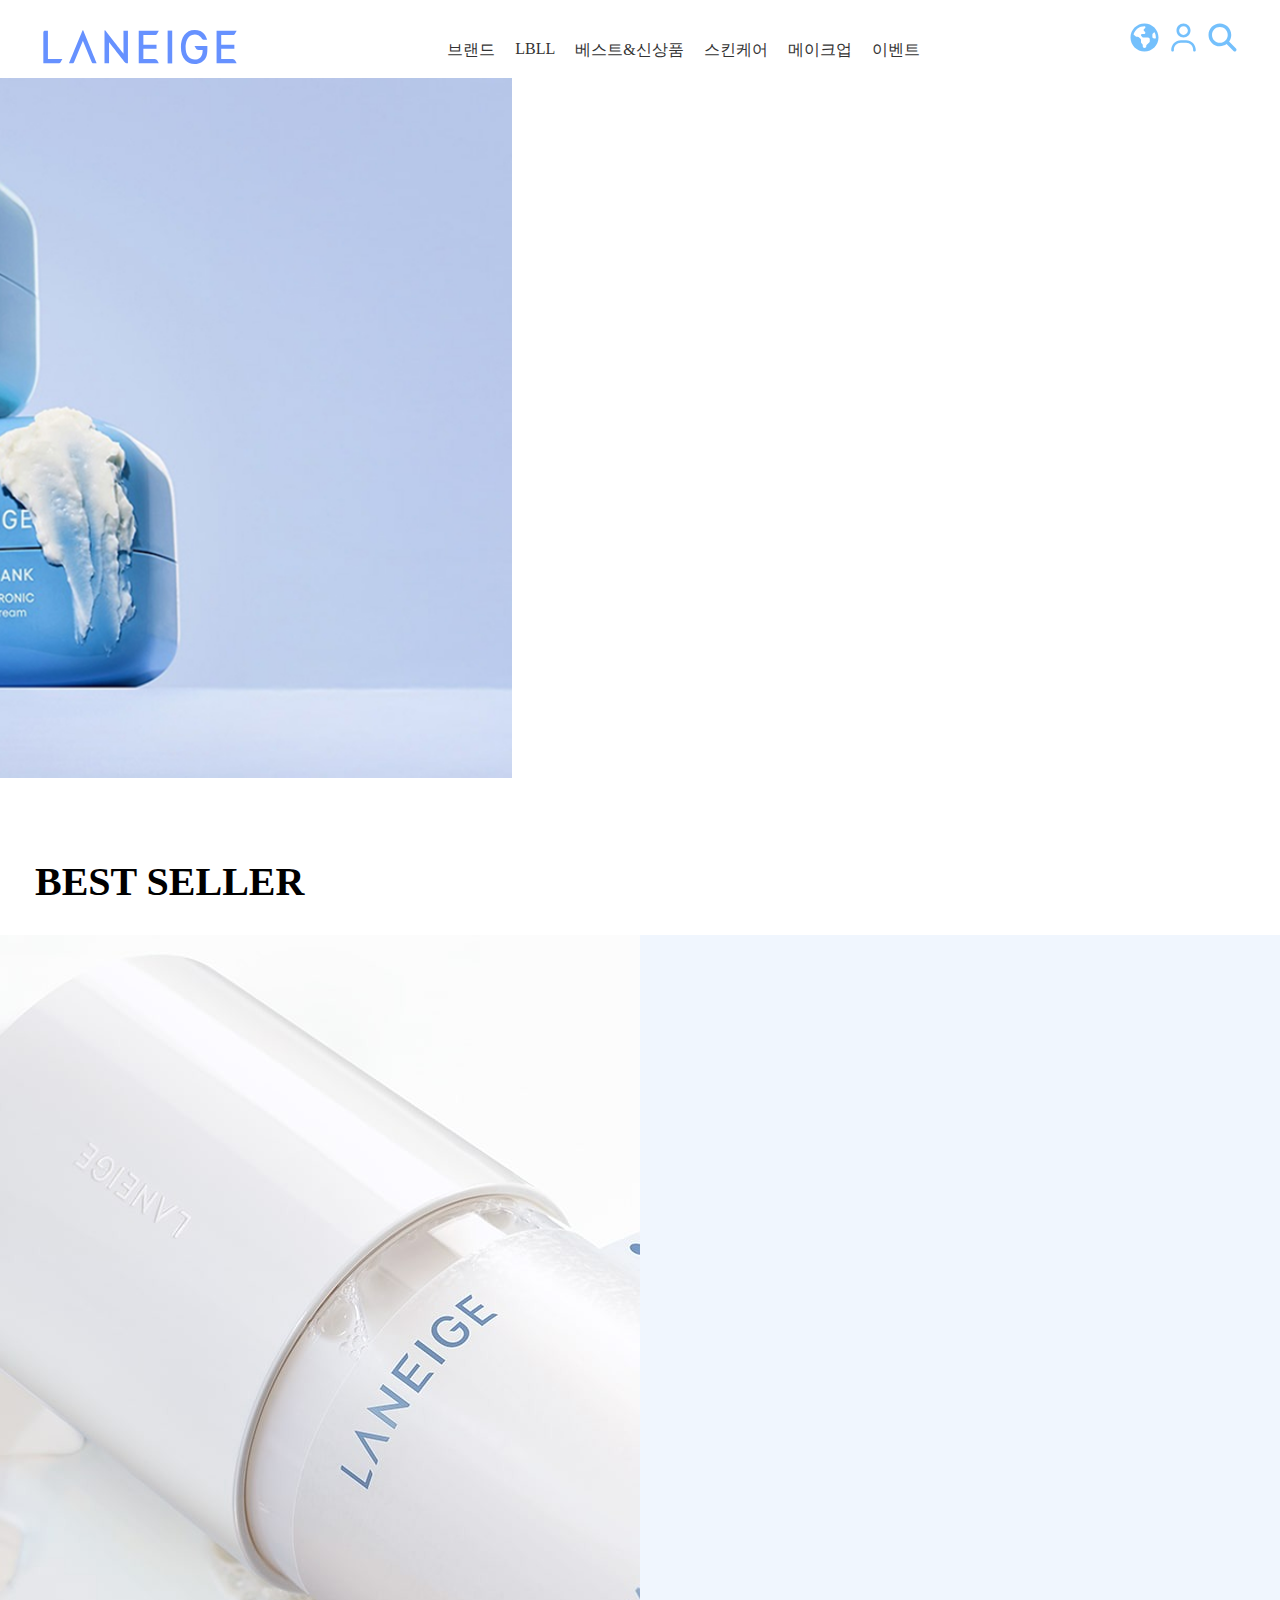
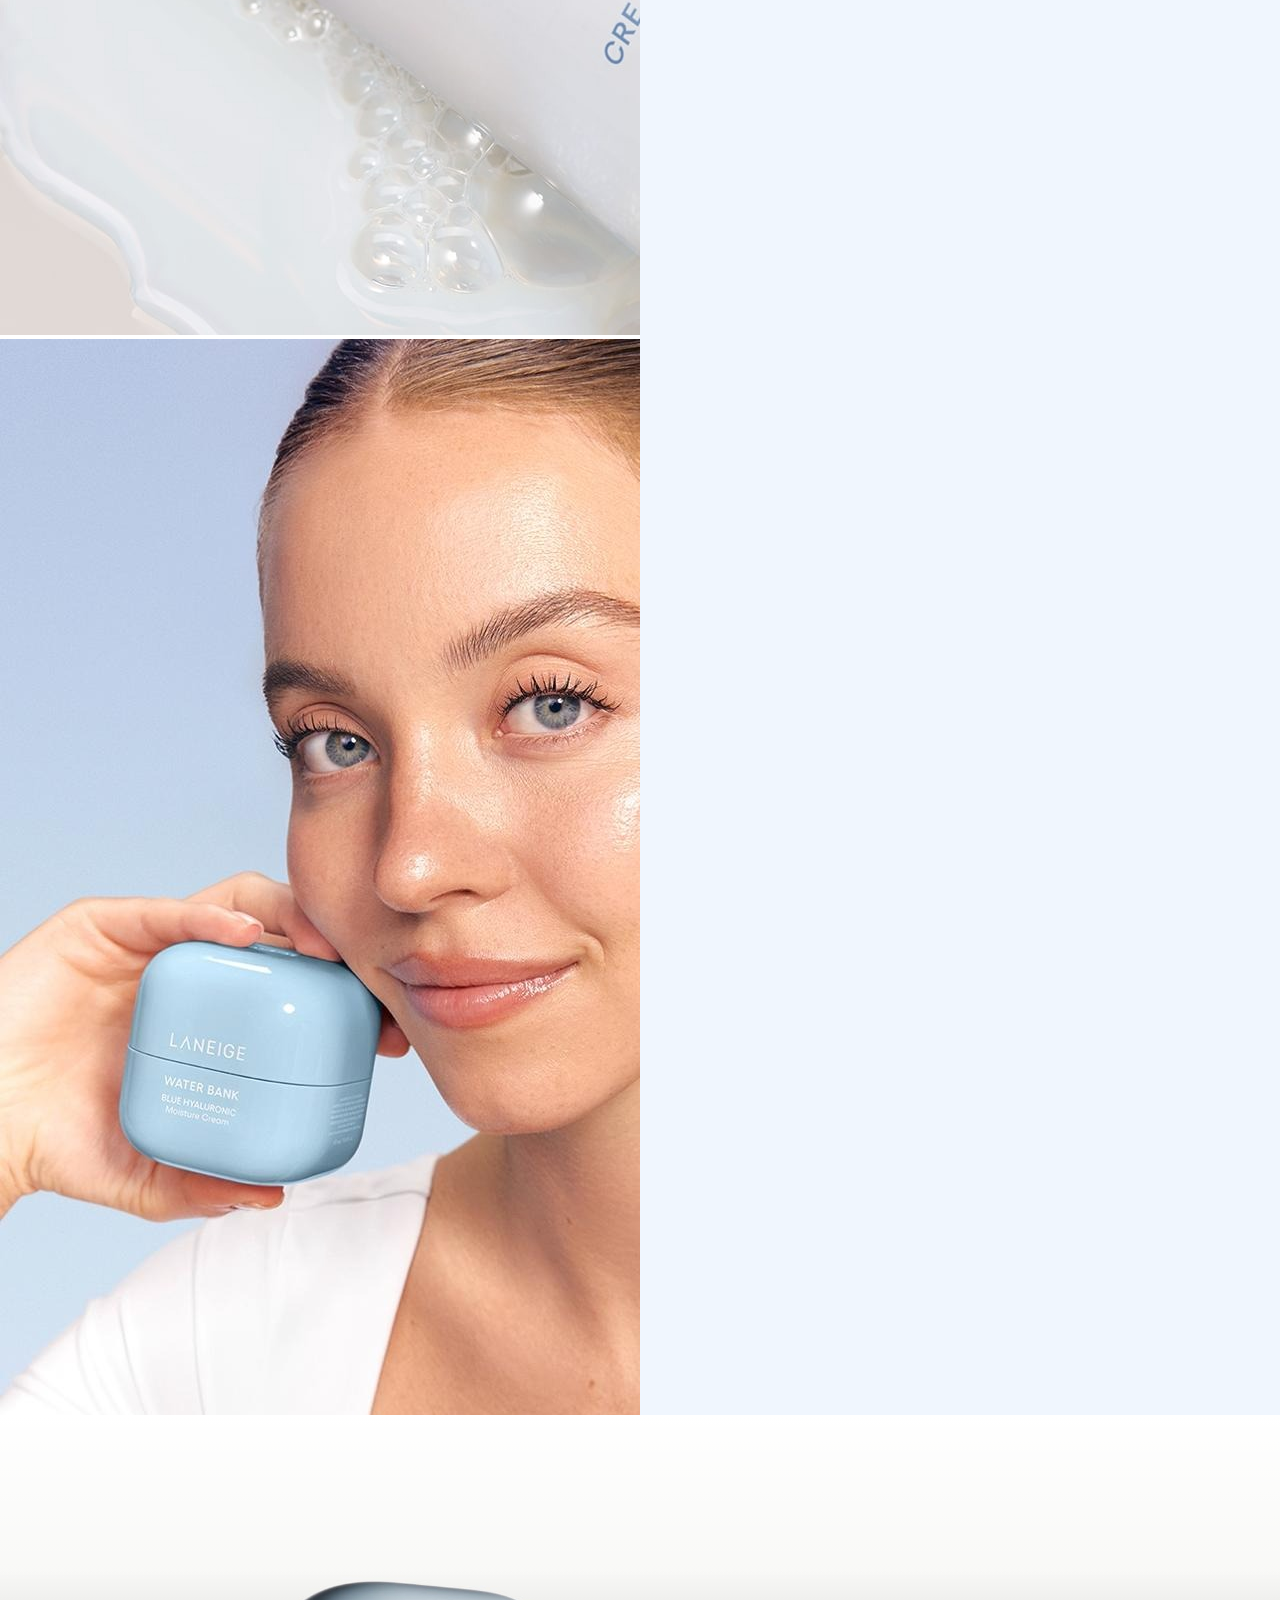
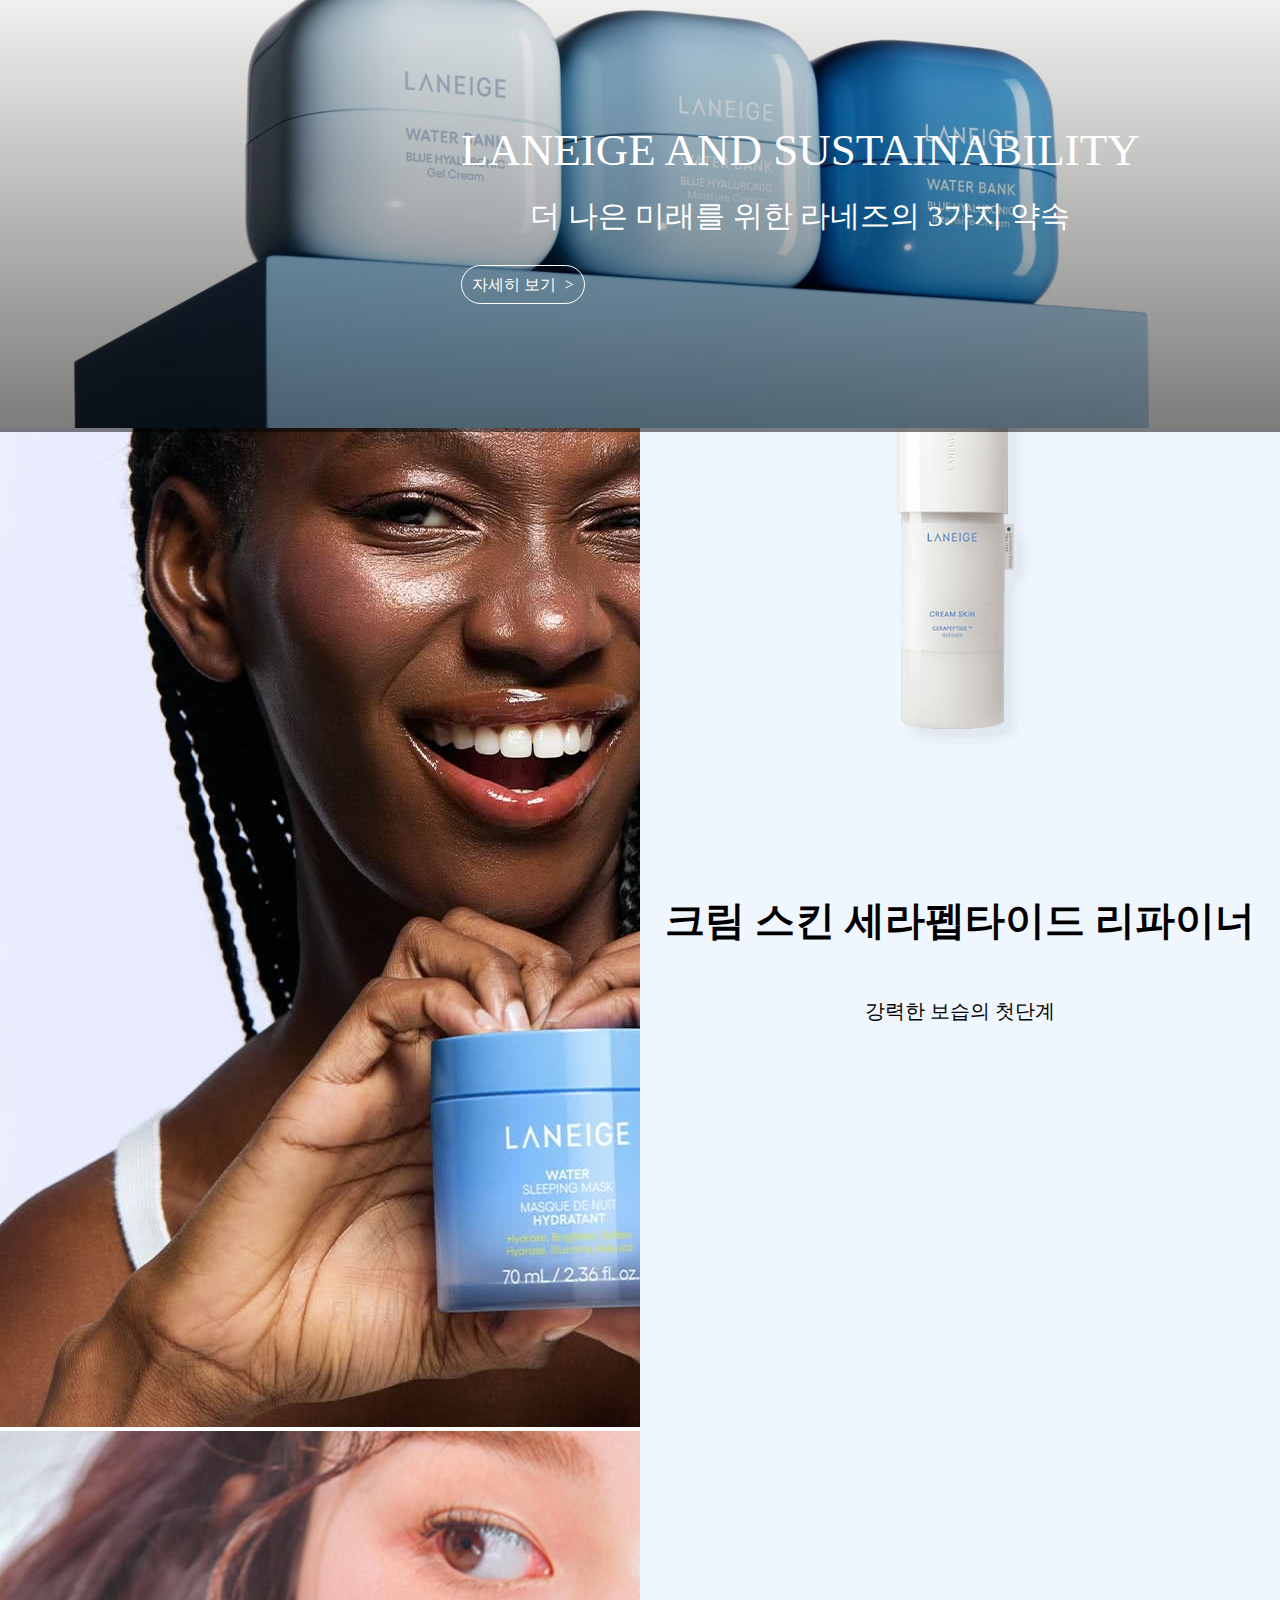
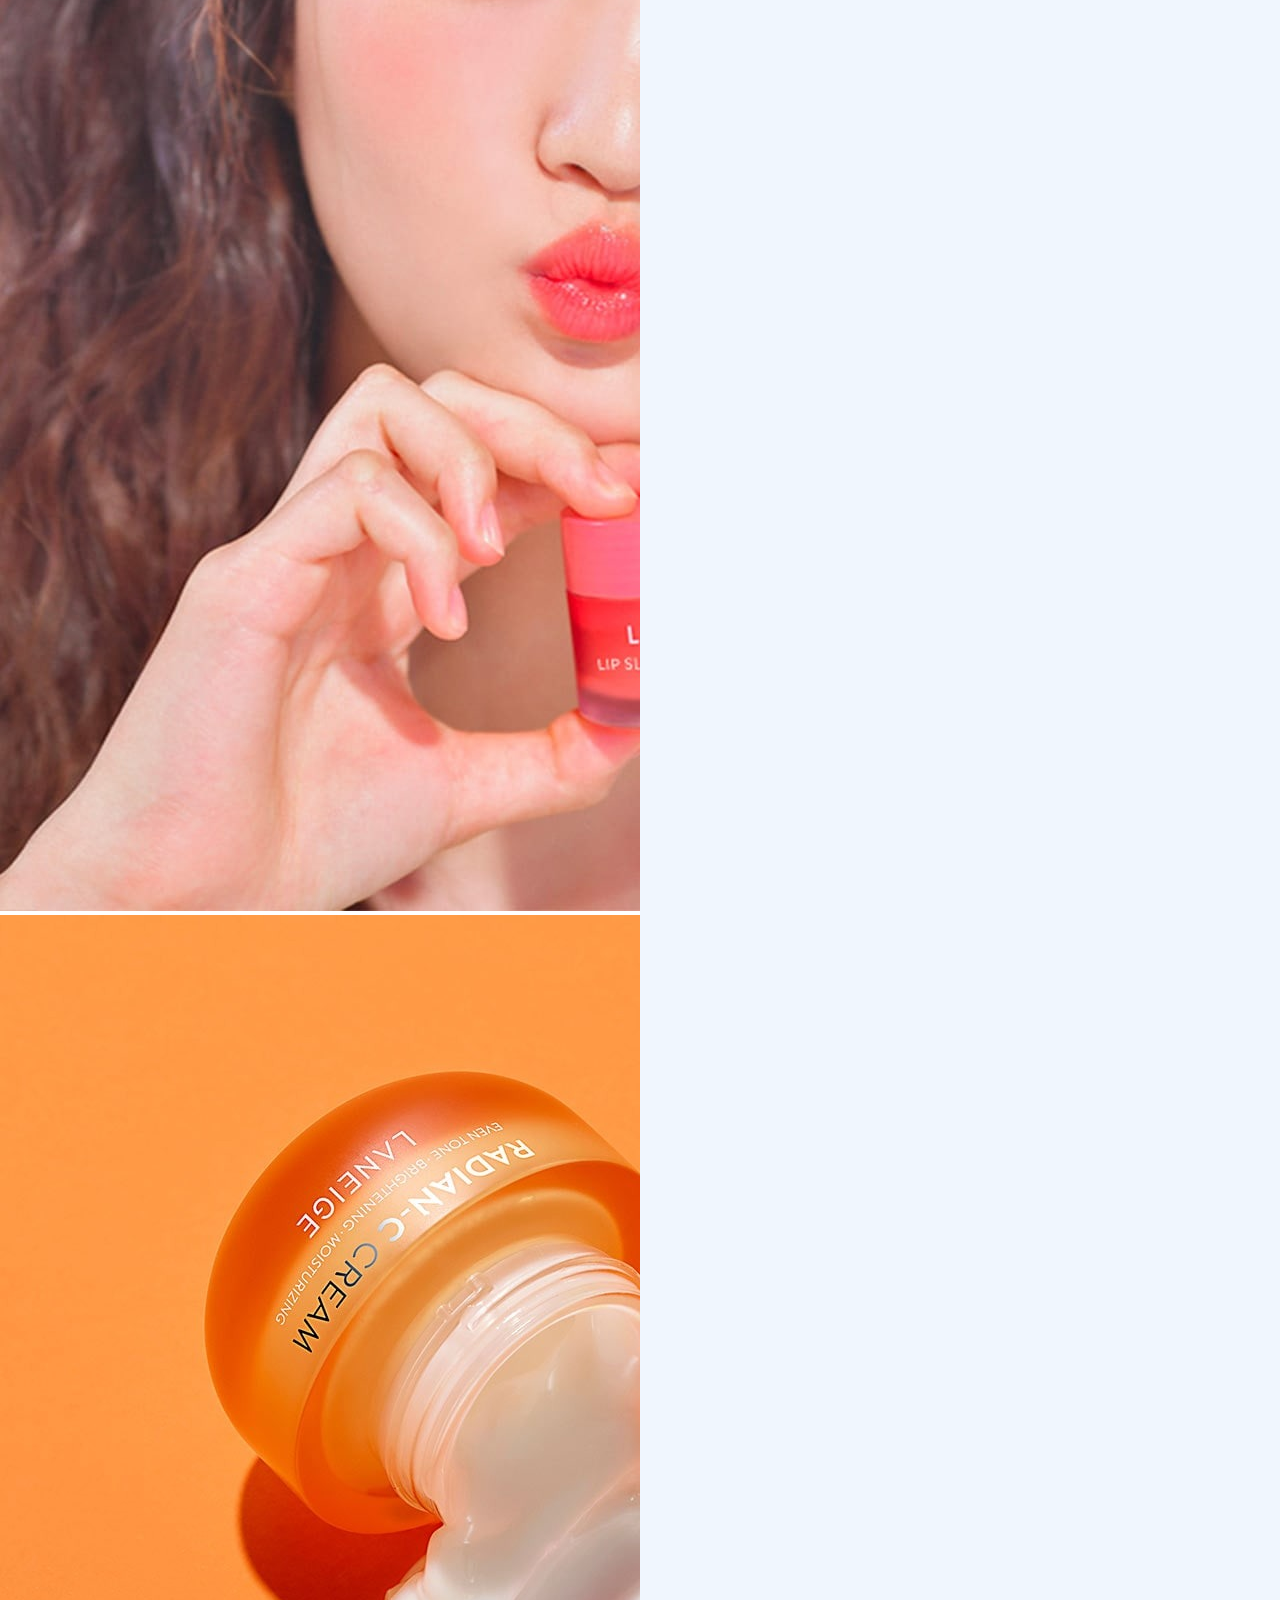
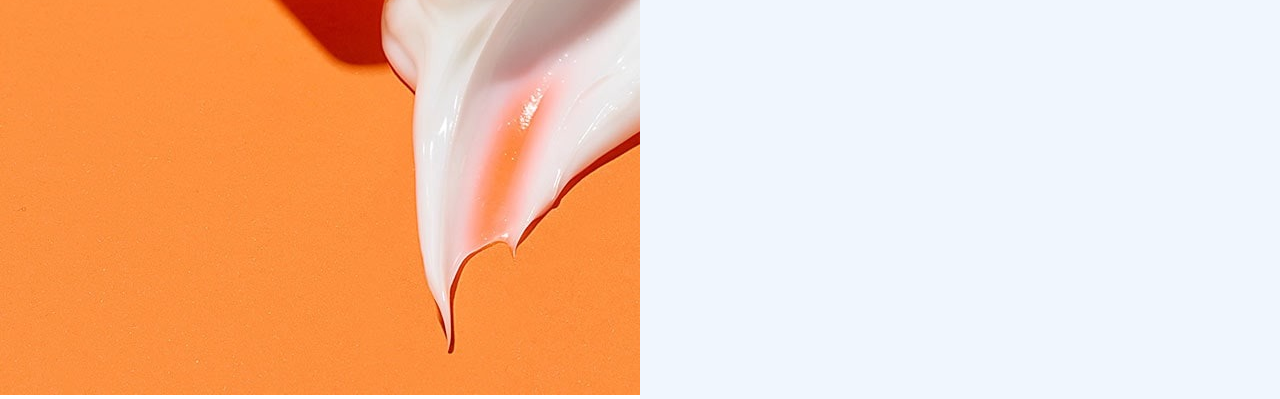
<file: index.html>
<!DOCTYPE html>
<html lang="ko">
<head>
    <meta charset="UTF-8">
    <meta name="viewport" content="width=device-width, initial-scale=1">
    <title>라네즈</title>
    <link rel="stylesheet" href="css/style.css">
    <script src="js/jquery-3.7.1.js"></script>
</head>
<body>
    <div class="wrap">
        <header>
            <a href="index.html">
                <img src="images/imgi_1_laneige_logo_kr_240118.svg" alt="로고">
            </a>
            <nav>
                <ul class="gnb">
                    <li class="has-mega">
                        <a href="#">브랜드</a>
                        <div class="mega mega-skincare">
                            <div class="mega_inner">
                                <div class="mega_col">
                                    <ul class="mega_links">
                                    <li><a href="#">브랜드 스토리</a></li>
                                    <li><a href="#">브랜드 캐릭터</a></li>
                                    <li><a href="#">지속가능성</a></li>
                                    <li><a href="#">미츠아트</a></li>
                                    </ul>
                                </div>
                            </div>
                        </div>
                    </li>
                    <li class="has-mega">
                    <a href="#">LBLL</a>
                    <div class="mega mega-skincare">
                        <div class="mega_inner">
                            <div class="mega_col">
                                <ul class="mega_links">
                                <li><a href="#">소개</a></li>
                                <li><a href="#">연구</a></li>
                                </ul>
                            </div>
                        </div>
                    </div>
                    </li>
                    <li class="has-mega">
                    <a href="#">베스트&신상품</a>
                    <div class="mega mega-skincare">
                        <div class="mega_inner">
                            <div class="mega_col">
                                <ul class="mega_links">
                                <li><a href="#">신상품</a></li>
                                <li><a href="#">어워드 위너</a></li>
                                <li><a href="#">베스트셀러</a></li>
                                </ul>
                            </div>
                        </div>
                    </div>
                    </li>
                    <li class="has-mega">
                    <a href="#">스킨케어</a>
                    <div class="mega mega-skincare">
                        <div class="mega_inner mega_links_repeat3">
                        <!-- 컬럼 1: 유형별 -->
                        <div class="mega_col">
                            <h4 class="mega_title">유형별</h4>
                            <ul class="mega_links_meun">
                            <li><a href="#">전체보기</a></li>
                            <li><a href="#">클렌징</a></li>
                            <li><a href="#">스킨/미스트</a></li>
                            <li><a href="#">로션/에멀전</a></li>
                            <li><a href="#">세럼/에센스</a></li>
                            <li><a href="#">젤/크림</a></li>
                            <li><a href="#">마스크/팩</a></li>
                            <li><a href="#">아이케어</a></li>
                            <li><a href="#">선케어</a></li>
                            <li><a href="#">립케어</a></li>
                            </ul>
                        </div>

                        <!-- 컬럼 2: 고민별 -->
                        <div class="mega_col">
                            <h4 class="mega_title">고민별</h4>
                            <ul class="mega_links_meun">
                            <li><a href="#">전체보기</a></li>
                            <li><a href="#">수분/보습</a></li>
                            <li><a href="#">민감/진정</a></li>
                            <li><a href="#">브라이트닝</a></li>
                            <li><a href="#">안티에이징</a></li>
                            <li><a href="#">피지/모공</a></li>
                            <li><a href="#">자외선차단</a></li>
                            </ul>
                        </div>

                        <!-- 컬럼 3: 라인별 -->
                        <div class="mega_col">
                            <h4 class="mega_title">라인별</h4>
                            <ul class="mega_links_meun">
                            <li><a href="#">전체보기</a></li>
                            <li><a href="#">바운시 앤 펌</a></li>
                            <li><a href="#">래디언C</a></li>
                            <li><a href="#">워터뱅크 블루 히알루로닉</a></li>
                            <li><a href="#">퍼펙트리뉴</a></li>
                            <li><a href="#">슬리핑케어</a></li>
                            <li><a href="#">크림스킨</a></li>
                            <li><a href="#">옴므</a></li>
                            <li><a href="#">기타</a></li>
                            </ul>
                        </div>
                        </div>
                    </div>
                    </li>
                    <li class="has-mega">
                    <a href="#">메이크업</a>
                    <div class="mega mega-skincare">
                        <div class="mega_inner mega_links_repeat2">
                            <!-- 컬럼 1: 페이스 -->
                            <div class="mega_col meun4">
                                <h4 class="mega_title">페이스</h4>
                                <ul class="mega_links_meun">
                                <li><a href="#">전체보기</a></li>
                                <li><a href="#">프라이머/메이크업베이스</a></li>
                                <li><a href="#">파운데이션/컨실러</a></li>
                                <li><a href="#">쿠션</a></li>
                                <li><a href="#">파우더/팩트</a></li>
                                <li><a href="#">미용소품</a></li>
                                 </ul>
                            </div>

                                <!-- 컬럼 2: 립 -->
                             <div class="mega_col">
                                <h4 class="mega_title">립</h4>
                                <ul class="mega_links_meun">
                                <li><a href="#">전체보기</a></li>
                                <li><a href="#">립밤</a></li>
                                </ul>
                            </div>
                        </div>
                    </div>
                    </li>
                    <li>
                        <a href="#">이벤트</a>
                    </li>
                </ul>
                
            </nav>
            <div class="icon">
                    <a href="#"><img src="images/earth-americas-solid-full.svg" alt="언어 아이콘"></a>
                    <a href="#"><img src="images/user-regular-full.svg" alt="마이페이지"></a>
                    <a href="#"><img src="images/magnifying-glass-solid-full.svg" alt="검색"></a>
                </div>
        </header>
        <main>
            <section class="slide">
                <h2 class="hide">슬라이드</h2>
                <div class="frame">
                    <div class="imgbox">
                        <img src="images/img1.jpg" alt="이미지1">
                        <img src="images/img2.jpg" alt="이미지2">
                        <img src="images/img3.jpg" alt="이미지3">
                    </div>
                </div>
            </section>

            <section class="best-set">
                <h2>BEST SELLER</h2>
                <div class="best-set-group">
                    <div class="best-img">
                        <div class="best-group">
                            <div>
                                <img src="images/imgi_14_241008_final_KR_cream_skin_bestseller-kv_960x1000.jpg" alt="이미지">
                            </div>
                            <div>
                                <img src="images/imgi_15_250430_final_KR_WATER-BANK_main_bestseller_BN_1.jpg" alt="이미지">
                            </div>
                            <div>
                                <img src="images/imgi_3_230428_neo-cushion_gnb_banner_pc.jpg" alt="이미지">
                            </div>
                            <div>
                                <img src="images/imgi_17_main_bestseller_WSM-Banner01_kr_250715.jpg" alt="이미지">
                            </div>
                            <div>
                                <img src="images/imgi_18_LNG_03Best_banner_PC04_1_1.jpg" alt="이미지">
                            </div>
                            <div>
                                <img src="images/imgi_13_240618_final_KR_RADIAN-C-CREAM_main_bestseller_banner.jpg" alt="이미지">
                            </div>
                        </div>
                    </div>
                    <div class="best-img2">
                        <div class="group">
                            <div class="cor-box-size cor-box1-color">
                                <img src="images/imgi_20_241008_final_KR_Cream_Skin_bestseller-kv_500x600.png" alt="이미지">
                                <p class="text">크림 스킨 세라펩타이드 리파이너 </p>
                                <p>강력한 보습의 첫단계</p>
                            </div>
                            <div class="cor-box-size cor-box2-color">
                                <img src="images/imgi_21_20230100_final_KR_WATER-BANK_main_bestsellerPD_1.png" alt="이미지">
                                <p class="text">워터뱅크 블루 히알루로닉 크림</p>
                                <p>내 피부에 타입과 컨디션에 맞춰진, <br>더 강력해진 장벽크림</p>
                            </div>
                            <div class="cor-box-size cor-box3-color">
                                <img src="images/imgi_22_230426_final_LNG_KR_NEO_main_BestPD.png" alt="이미지">
                                <p class="text">네오 쿠션 매트</p>
                                <p>Light FIT,LIght ON <br> 더욱 완벽해져 돌아온 NEW VEO</p>
                            </div>
                            <div class="cor-box-size cor-box4-color">
                                <img src="images/imgi_23_250715_final_KR_main_bestseller_WSM-Banner02_kr_250715.png" alt="이미지">
                                <p class="text">워터 슬리핑 마스크</p>
                                <p>낮동안 흐트러진 피부 리듬을 되찾고 <br> 맑고 투명한 피부로 가꿔주는 수분 마스크</p>
                            </div>
                            <div class="cor-box-size cor-box5-color">
                                <img src="images/imgi_24_LNG_03Best_Product_image04_2.png" alt="이미지">
                                <p class="text">립 슬리핑 마스크 EX</p>
                                <p>입술 각질을 녹여주고,매끈 탱탱한 입술로 <br> 가꿔주는 립 슬리핑 마스크</p>
                            </div>
                            <div class="cor-box-size cor-box6-color">
                                <img src="images/imgi_17_LNG_03Best_Product_image05_2.png" alt="이미지">
                                <p class="text">레디언-C크림</p>
                                <p>초강력 톤업부스터의 힘으로 <br> 피부코어부터 맑아지는 비타민 크림</p>
                            </div>
                        </div>
                    </div>
                </div>
            </section>

            
            <section class="new-set">
                <h2>NEW ARRIVALS</h2>
                <div class="new-group">
                <div class="new-box box-mar">
                    <img src="images/imgi_21_250519_final_KR_PRN_AWO_PRODUCT_SERUM_main_BN_420x600.jpg" alt="이미지">
                    <p>퍼펙트 리뉴 쓰리엑스 시그니쳐 <br>세럼 어드밴스드 </p>
                    <p class="new-text">PERFECT RENEW 3X SIGNATURE SERUM</p>
                    <span>#안티에이징세럼</span> <span>#NEW트리플샷세럼</span>
                </div>
                <div class="new-box">
                    <img src="images/imgi_22_241008_final_KR_bouncy_firm_lip_treatment_600x400.jpg" alt="이미지">
                    <p>바운시 앤 펌 립 트리트먼트</p>
                    <p class="new-text">BOUNCY & FIRM LIP TREATMENT</p>
                    <span>#퍼밍 립</span> <span>#립 트리트먼트</span>
                </div>
                <div class="new-box">
                    <img src="images/imgi_23_241008_final_KR_bouncy_firm_eye_sleeping_mask_420x600_01.jpg" alt="이미지">
                    <p>바운시 앤 펌 아이 슬리핑 마스크</p>
                    <p class="new-text">BOUNCY & FIRM EYE SLEEPING MASK</p>
                    <span>#즉각쿨링</span> <span>#저자극마스크</span>
                </div>
                <div class="new-box">
                    <img src="images/imgi_24_bouncy_firm_sleeping_mask_main_NewArrivals_600x400_1.jpg" alt="이미지">
                    <p>바운시 앤 펌 슬리핑 마스크</p>
                    <p class="new-text">BOUNCY & FIRM SLEEPING MASK</p>
                    <span>#탱탱결광</span> <span>#퍼밍슬리핑마스크</span>
                </div>
                <div class="new-box">
                    <img src="images/imgi_25_241008_final_KR_neo_powder_420x600.jpg" alt="이미지">
                    <p>네오 에센셜 블러링 피니시 파우더</p>
                    <p class="new-text">NEO ESSENTAL BURRING FINISH POWDER</p>
                    <span>#보습파우더</span> <span>#가루날림ZERO</span>
                </div>
                <div class="new-box">
                    <img src="images/imgi_30_20230100_final_KR_WATER-BANK_main_NewArrivals_CREAM.jpg" alt="이미지">
                    <p>워터뱅크 블루 히알루로닉 모이스춰 크림</p>
                    <p class="new-text">WATER BANK BLUE HYALURONIC MOISTURE CREAM</p>
                    <span>#탄탄장벽</span> <span>#맑은피부광</span>
                </div>
                <div class="new-box">
                    <img src="images/imgi_31_20230100_final_KR_WATER-BANK_main_NewArrivals_inten.jpg" alt="이미지">
                    <p>워터뱅크 블루 히알루로닉 인텐시브 크림</p>
                    <p class="new-text">WATER BANK BLUE HYALURONIC INTENSIVE</p>
                    <span>#장벽리페어</span> <span>#붉은기개선</span>
                </div>
                <div class="new-box">
                    <img src="images/imgi_32_20230100_final_KR_WATER-BANK_main_NewArrivals_gel.jpg" alt="이미지">
                    <p>워터뱅크 블루 히알루로닉 젤 크림</p>
                    <p class="new-text">WATER BANK BLUE HYALURONIC GEL CREAM</p>
                    <span>#유수분밸런스</span> <span>#수딩젤크림</span>
                </div>
                </div>
            </section>

            <section class="branding-slide">
                <h2 class="hide">브랜드 슬라이드</h2>
                <div class="branding-box">
                    <img src="images/imgi_33_250113_final_KR_Sustainability_main_BN_PC.jpg" alt="이미지">
                    <div class="text-post">
                        <P class="text-post-title">LANEIGE AND SUSTAINABILITY</P>
                        <p class="text-post-sub">더 나은 미래를 위한 라네즈의 3가지 약속</p><br>
                        <a href="#" class="text-post-link">자세히 보기 <span>&gt;</span></a>
                    </div>
                </div>
                <div class="branding-box">
                    <img src="images/imgi_31_LNG_05Branded_banner_PC02.jpg" alt="이미지">
                    <div class="text-post">
                        <P class="text-post-title">BESPOKE NEO</P>
                        <p class="text-post-sub">UPYO150 SHADES,<br>내 피부톤에 최적화된 컬러를 찾아보세요!</p><br>
                        <a href="#" class="text-post-link">자세히 보기 <span>&gt;</span></a>
                    </div>
                </div>
                <div class="branding-box">
                    <img src="images/imgi_32_LNG_05Branded_banner_PC03.jpg" alt="이미지">
                    <div class="text-post">
                        <P class="text-post-title">LANWIGE MEETS ARTS</P>
                        <p class="text-post-sub">라네즈가 선보이는 아트 프로젝트를 통해 <br>삶에 즐거운 변화를 느껴보세요</p><br>
                        <a href="#" class="text-post-link">자세히 보기 <span>&gt;</span></a>
                    </div>
                </div>
                <div class="branding-box">
                    <img src="images/imgi_29_LNG_05Branded_banner_PC04.jpg" alt="이미지">
                    <div class="text-post">
                        <P class="text-post-title">LANEIGE BEAUTY & LIFE LAB</P>
                        <p class="text-post-sub">다양한 분야의 전문가가 모여 건강한 아름다움과<br>새롭고 즐거운 뷰티 경험을 만들어 나갑니다.</p><br>
                        <a href="#" class="text-post-link">자세히 보기 <span>&gt;</span></a>
                    </div>
                </div>
            </section>
        </main>
        <footer class="site-footer">
            <div class="footer-container">
                <!-- 상단: 링크 / SNS + 언어 -->
                <div class="footer-top">
                <nav aria-label="푸터 링크">
                    <ul class="footer-links">
                    <li><a href="#">회사소개</a></li>
                    <li><a href="#">서비스이용약관</a></li>
                    <li><a href="#">개인정보처리방침</a></li>
                    <li><a href="#">영상정보처리방침</a></li>
                    <li><a href="#">뷰티포인트</a></li>
                    <li><a href="#">사이트맵</a></li>
                    <li><a href="#">공지사항</a></li>
                    </ul>
                </nav>

                <div class="footer-cta">
                    <ul class="social-list">
                    <!-- 아이콘 이미지 -->
                    <li><a href="#" aria-label="Instagram"><img src="images/imgi_4_sns_instagram_renew.png" alt="인스타"></a></li>
                    <li><a href="#" aria-label="Facebook"><img src="images/imgi_5_sns_facebook_renew.png"  alt="페이스븍"></a></li>
                    <li><a href="#" aria-label="YouTube"><img src="images/imgi_6_sns_youtube_renew.png"   alt="유튜브"></a></li>
                    <li><a href="#" aria-label="TikTok"><img src="images/imgi_7_sns_tiktok_renew.png"     alt="틱톡"></a></li>
                    </ul>

                </div>
                </div>

                <!-- 하단: 고객센터 + 인증마크 -->
                <div class="footer-bottom">
                <div class="cs">
                    <div class="cs-text">
                    고객상담실(수신자요금부담) 080-023-5454
                    <span class="divider" aria-hidden="true">|</span>
                    운영시간 : 월~금 09:00 ~ 18:00
                    </div><span class="divider" aria-hidden="true">|</span>
                    <img class="wa-badge" src="images/imgi_35_wa-mark_250310.png" alt="웹 접근성 품질인증 마크">
                </div>
                

                <label class="lang-select">
                    <span class="sr-only">언어 선택</span>
                    <select>
                        <option selected>한국/한국어</option>
                        <option>Global/English</option>
                        <option>日本/日本語</option>
                        <option>中國/中文</option>
                    </select>
                </label>
                </div>

                

                <!-- 저작권 -->
                <p class="copyright">© AMOREPACIFIC CORPORATION. ALL RIGHTS RESERVED.</p>
            </div>
        </footer>

    </div>





    <script src="js/script.js"></script>
</body>
</html>
</file>
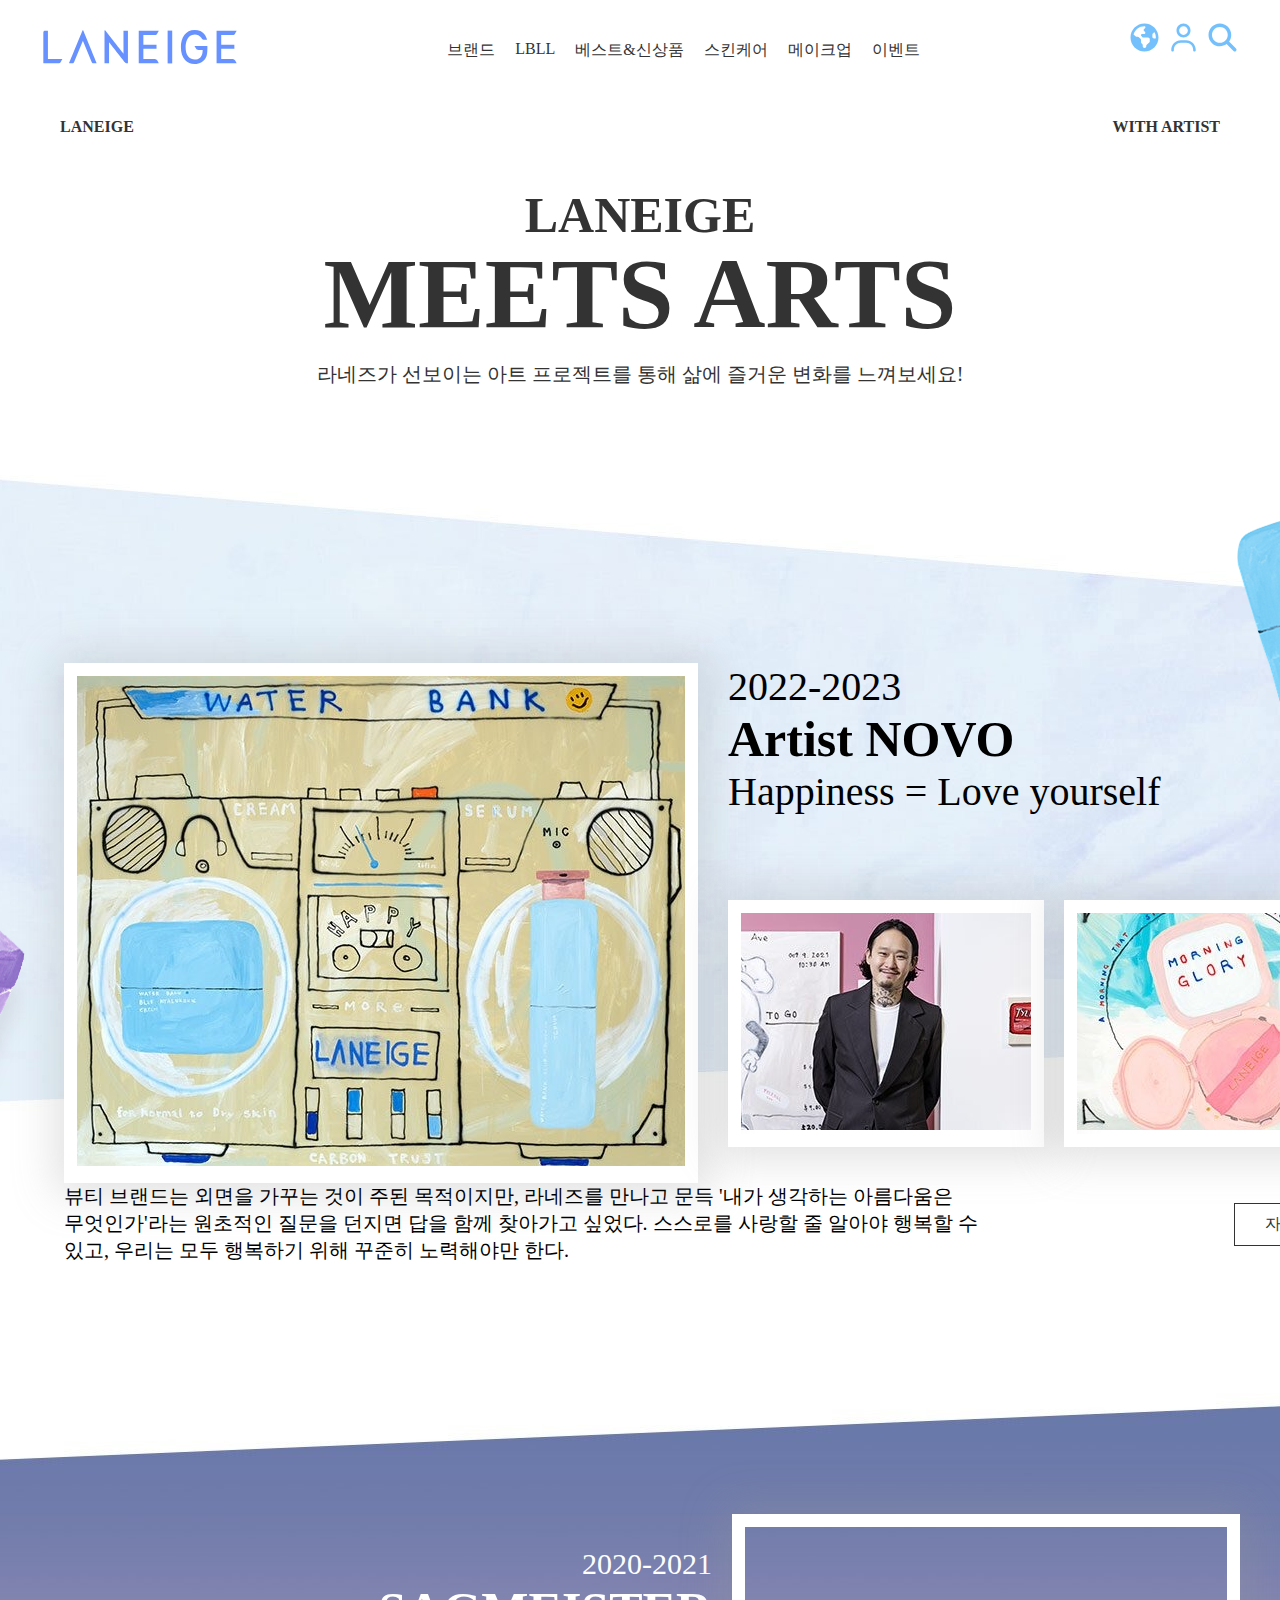
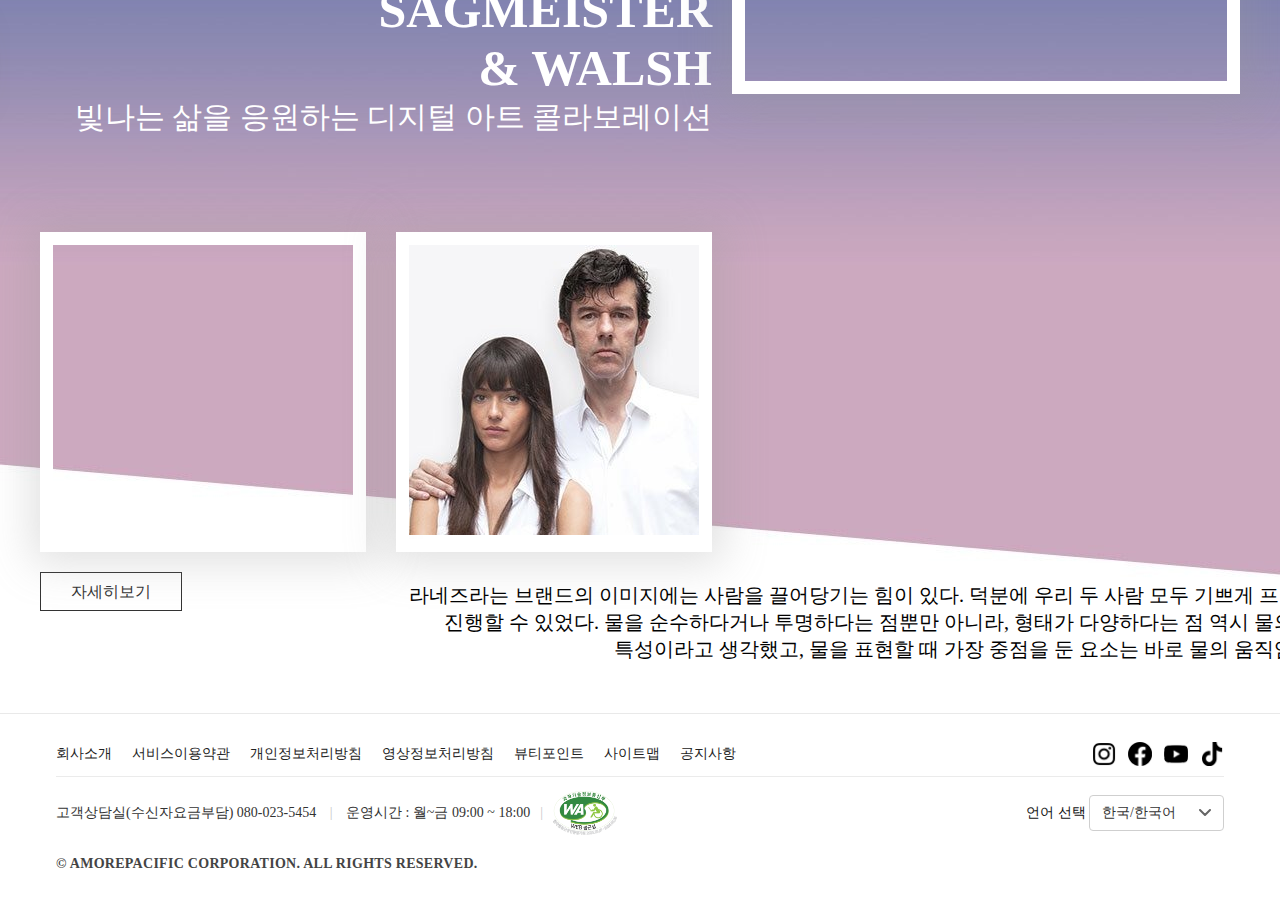
<file: meets-arts.html>
<!DOCTYPE html>
<html lang="ko">
<head>
    <meta charset="UTF-8">
    <meta name="viewport" content="width=device-width, initial-scale=1">
    <title>라네즈 미츠아트</title>
    <link rel="stylesheet" href="css/style01.css">
    <script src="js/jquery-3.7.1.js"></script>
</head>
<body>
    <div class="wrap">
        <header>
            <a href="index.html">
                <img src="images/imgi_1_laneige_logo_kr_240118.svg" alt="로고">
            </a>
            <nav>
                <ul class="gnb">
                    <li class="has-mega">
                        <a href="#">브랜드</a>
                        <div class="mega mega-skincare">
                            <div class="mega_inner">
                                <div class="mega_col">
                                    <ul class="mega_links">
                                        <li><a href="#">브랜드 스토리</a></li>
                                        <li><a href="#">브랜드 캐릭터</a></li>
                                        <li><a href="#">지속가능성</a></li>
                                        <li><a href="meets-arts.html">미츠아트</a></li>
                                    </ul>
                                </div>
                            </div>
                        </div>
                    </li>
                    <li class="has-mega">
                    <a href="#">LBLL</a>
                    <div class="mega mega-skincare">
                        <div class="mega_inner">
                            <div class="mega_col">
                                <ul class="mega_links">
                                    <li><a href="#">소개</a></li>
                                    <li><a href="#">연구</a></li>
                                </ul>
                            </div>
                        </div>
                    </div>
                    </li>
                    <li class="has-mega">
                    <a href="#">베스트&신상품</a>
                    <div class="mega mega-skincare">
                        <div class="mega_inner">
                            <div class="mega_col">
                                <ul class="mega_links">
                                    <li><a href="#">신상품</a></li>
                                    <li><a href="#">어워드 위너</a></li>
                                    <li><a href="#">베스트셀러</a></li>
                                </ul>
                            </div>
                        </div>
                    </div>
                    </li>
                    <li class="has-mega">
                    <a href="#">스킨케어</a>
                    <div class="mega mega-skincare">
                        <div class="mega_inner mega_links_repeat3 mega_with_image">
                        <!-- 컬럼 1: 유형별 -->
                        <div class="mega_col">
                            <h4 class="mega_title">유형별</h4>
                            <ul class="mega_links_meun">
                                <li><a href="#">전체보기</a></li>
                                <li><a href="#">클렌징</a></li>
                                <li><a href="#">스킨/미스트</a></li>
                                <li><a href="#">로션/에멀전</a></li>
                                <li><a href="#">세럼/에센스</a></li>
                                <li><a href="#">젤/크림</a></li>
                                <li><a href="#">마스크/팩</a></li>
                                <li><a href="#">아이케어</a></li>
                                <li><a href="#">선케어</a></li>
                                <li><a href="#">립케어</a></li>
                            </ul>
                        </div>

                        <!-- 컬럼 2: 고민별 -->
                        <div class="mega_col">
                            <h4 class="mega_title">고민별</h4>
                            <ul class="mega_links_meun">
                                <li><a href="#">전체보기</a></li>
                                <li><a href="#">수분/보습</a></li>
                                <li><a href="#">민감/진정</a></li>
                                <li><a href="#">브라이트닝</a></li>
                                <li><a href="#">안티에이징</a></li>
                                <li><a href="#">피지/모공</a></li>
                                <li><a href="#">자외선차단</a></li>
                            </ul>
                        </div>

                        <!-- 컬럼 3: 라인별 -->
                        <div class="mega_col">
                            <h4 class="mega_title">라인별</h4>
                            <ul class="mega_links_meun">
                                <li><a href="#">전체보기</a></li>
                                <li><a href="#">바운시 앤 펌</a></li>
                                <li><a href="#">래디언C</a></li>
                                <li><a href="#">워터뱅크 블루 히알루로닉</a></li>
                                <li><a href="#">퍼펙트리뉴</a></li>
                                <li><a href="#">슬리핑케어</a></li>
                                <li><a href="#">크림스킨</a></li>
                                <li><a href="#">옴므</a></li>
                                <li><a href="#">기타</a></li>
                            </ul>
                        </div>

                        <div class="mega_promo">
                            <a href="#"><img src="images/imgi_2_240930_final_KR_Bouncy-Firm-Face-Sleeping-Mask_Eastern_GNB_BN.jpg" alt="이미지"></a>
                            <p class="promo_badge">NEW ARRIVAL</p>
                            <p class="promo_name">바운시 앤 펌 슬리핑 마스크</p>
                        </div>
                        </div>
                    </div>
                    </li>
                    <li class="has-mega">
                    <a href="#">메이크업</a>
                    <div class="mega mega-skincare">
                        <div class="mega_inner mega_links_repeat2 mega_with_image">
                            <!-- 컬럼 1: 페이스 -->
                            <div class="mega_col meun4">
                                <h4 class="mega_title">페이스</h4>
                                <ul class="mega_links_meun">
                                    <li><a href="#">전체보기</a></li>
                                    <li><a href="#">프라이머/메이크업베이스</a></li>
                                    <li><a href="#">파운데이션/컨실러</a></li>
                                    <li><a href="#">쿠션</a></li>
                                    <li><a href="#">파우더/팩트</a></li>
                                    <li><a href="#">미용소품</a></li>
                                </ul>
                            </div>

                                <!-- 컬럼 2: 립 -->
                            <div class="mega_col">
                                <h4 class="mega_title">립</h4>
                                <ul class="mega_links_meun">
                                    <li><a href="#">전체보기</a></li>
                                    <li><a href="#">립밤</a></li>
                                </ul>
                            </div>

                        <div class="mega_promo">
                            <a href="#"><img src="images/imgi_3_230428_neo-cushion_gnb_banner_pc.jpg" alt="이미지"></a>
                            <p class="promo_badge">BEST SELLER</p>
                            <p class="promo_name">네오쿠션_매트</p>
                        </div>
                        </div>
                    </div>
                    </li>
                    <li>
                        <a href="#">이벤트</a>
                    </li>
                </ul>
                
            </nav>
                <div class="icon">
                    <a href="#"><img src="images/earth-americas-solid-full.svg" alt="언어 아이콘"></a>
                    <a href="#"><img src="images/user-regular-full.svg" alt="마이페이지"></a>
                    <a href="#"><img src="images/magnifying-glass-solid-full.svg" alt="검색"></a>
                </div>
        </header>
        
        <main>
            <div class="intro_inner">
                <div class="top-text">
                    <p>LANEIGE</p>
                    <p>WITH ARTIST</p>
                </div>
                <div class="text-title">
                    <span class="title-brand">LANEIGE</span>
                    <span class="sub-title">MEETS ARTS</span>
                    <p>라네즈가 선보이는 아트 프로젝트를 통해 삶에 즐거운 변화를 느껴보세요!</p>
                </div>
            </div>
            
                <section class="cont-wrap">
                    <h2 class="hide">Artist NOVO</h2>
                    <div class="wrap-box">
                        <div class="img-box">
                            <img src="images/imgi_8_artist_01_work_img_01_pc_kr_230214.jpg" alt="이미지">
                        </div>
                    </div>
                    <div class="title-box">
                        <div class="title-wrap">
                            <span>2022-2023</span>
                            <h2>Artist NOVO</h2>
                            <span>Happiness = Love yourself</span>
                        </div>
                        <div class="poster-wrap">
                            <div class="post-image-box">
                                <img src="images/imgi_10_artist_01_work_img_02_pc_kr_230214.jpg" alt="이미지">
                            </div>
                            <div class="post-image-box">
                                <img src="images/imgi_11_artist_01_work_img_03_pc_kr_230214.jpg" alt="이미지">
                            </div>
                        </div>
                        <div class="desc-text clear">
                            <p>뷰티 브랜드는 외면을 가꾸는 것이 주된 목적이지만, 라네즈를 만나고 문득 '내가 생각하는 아름다움은 <br>무엇인가'라는 원초적인 질문을 던지면 답을 함께 찾아가고 싶었다. 스스로를 사랑할 줄 알아야 행복할 수<br>있고, 우리는 모두 행복하기 위해 꾸준히 노력해야만 한다.</p>
                            <a href="#">자세히보기</a>
                        </div>
                    </div>
                    <!-- 배경이미지 -->
                    <div class="bg">
                        <img src="images/imgi_12_artist_01_bg_pc_kr_230214.jpg" alt="이미지">
                    </div>
                    <!-- 애니메이션 이미지 -->
                    <div class="deco-box">
                        <img class="deco deco-purple" src="images/imgi_14_artist_illustrator_02_kr_230214.png" alt="이미지">
                        <img class="deco deco-blue" src="images/imgi_13_artist_illustrator_01_kr_230214.png" alt="이미지">
                    </div>
                </section>

            <section class="collab-wrap">   
                <section class="collab-cont-wrap"> 
                    <div class="collab-title-box"> 
                        <div class="collab-title-wrap"> 
                            <span>2020-2021</span> 
                            <h2>SAGMEISTER<br>& WALSH</h2> 
                            <span>빛나는 삶을 응원하는 디지털 아트 콜라보레이션</span> 
                        </div> 
                        <div class="collab-poster-wrap"> 
                            <div class="collab-post-image-box"> 
                                <video class="video" autoplay muted loop playsinline src="https://amc.apglobal.com/asset/384224417642/video_roj4bhb5at2uhe6od3ee5hm15b?content-disposition=inline/artist_02_work_video_02_pc_kr_230214.mp4"></video> 
                            </div> 
                            <div class="collab-post-image-box"> 
                                <img src="images/imgi_17_artist_02_work_img_01_pc_kr_230214.jpg" alt="이미지"> 
                            </div> 
                        </div> 
                    </div> 
                    <div class="collab-wrap-box"> 
                        <div class="collab-img-box"> 
                            <video autoplay muted loop playsinline src="https://amc.apglobal.com/asset/384224417642/video_jeij0cqic17cha6u41chegb067?content-disposition=inline/artist_02_work_video_01_pc_kr_230214.mp4"></video> 
                        </div> 
                    </div> 
                    
                    
                    
                    <div class="collab-bg"> 
                        <img src="images/imgi_18_artist_02_bg_pc_kr_230214.jpg" alt="이미지"> 
                    </div> 

                    <!-- 애니메이션 이미지 -->
                    <div class="collab-deco-box">
                        <img class="collab collab-deco1" src="images/imgi_19_artist_illustrator_04_kr_230214.png" alt="이미지">
                        <img class="collab collab-deco2" src="images/imgi_21_artist_illustrator_06_kr_230214.png" alt="이미지">
                        <img class="collab collab-deco3" src="images/imgi_20_artist_illustrator_05_kr_230214.png" alt="이미지">
                    </div>
                </section>

                <section class="collab-desc-box">
                    <div class="collab-desc-text clear"> 
                        <a href="#">자세히보기</a> 
                        <p>라네즈라는 브랜드의 이미지에는 사람을 끌어당기는 힘이 있다. 덕분에 우리 두 사람 모두 기쁘게 프로젝트를<br>진행할 수 있었다. 물을 순수하다거나 투명하다는 점뿐만 아니라, 형태가 다양하다는 점 역시 물의 중요한<br>특성이라고 생각했고, 물을 표현할 때 가장 중점을 둔 요소는 바로 물의 움직임이었다.</p> 
                    </div>
                </section>                 
            </section>
        </main>


        <footer class="site-footer">
            <div class="footer-container">
                <!-- 상단: 링크 / SNS + 언어 -->
                <div class="footer-top">
                <nav aria-label="푸터 링크">
                    <ul class="footer-links">
                        <li><a href="#">회사소개</a></li>
                        <li><a href="#">서비스이용약관</a></li>
                        <li><a href="#">개인정보처리방침</a></li>
                        <li><a href="#">영상정보처리방침</a></li>
                        <li><a href="#">뷰티포인트</a></li>
                        <li><a href="#">사이트맵</a></li>
                        <li><a href="#">공지사항</a></li>
                    </ul>
                </nav>

                <div class="footer-cta">
                    <ul class="social-list">
                    <!-- 아이콘 이미지 -->
                        <li><a href="#" aria-label="Instagram"><img src="images/imgi_4_sns_instagram_renew.png" alt="인스타"></a></li>
                        <li><a href="#" aria-label="Facebook"><img src="images/imgi_5_sns_facebook_renew.png"  alt="페이스븍"></a></li>
                        <li><a href="#" aria-label="YouTube"><img src="images/imgi_6_sns_youtube_renew.png"   alt="유튜브"></a></li>
                        <li><a href="#" aria-label="TikTok"><img src="images/imgi_7_sns_tiktok_renew.png"     alt="틱톡"></a></li>
                    </ul>

                </div>
                </div>

                <!-- 하단: 고객센터 + 인증마크 -->
                <div class="footer-bottom">
                <div class="cs">
                    <div class="cs-text">
                    고객상담실(수신자요금부담) 080-023-5454
                    <span class="divider" aria-hidden="true">|</span>
                    운영시간 : 월~금 09:00 ~ 18:00
                    </div><span class="divider" aria-hidden="true">|</span>
                    <img class="wa-badge" src="images/imgi_35_wa-mark_250310.png" alt="웹 접근성 품질인증 마크">
                </div>
                

                <label class="lang-select">
                    <span class="sr-only">언어 선택</span>
                    <select>
                        <option selected>한국/한국어</option>
                        <option>Global/English</option>
                        <option>日本/日本語</option>
                        <option>中國/中文</option>
                    </select>
                </label>
                </div>
                <!-- 저작권 -->
                    <p class="copyright">© AMOREPACIFIC CORPORATION. ALL RIGHTS RESERVED.</p>
                </div>
        </footer>

    </div>
    <script src="js/script.js"></script>
</body>
</html>
</file>
<file: css/style.css>
*{
    margin: 0;
    padding: 0;
    box-sizing: border-box;
}
li{
    list-style: none;
}
a{
    text-decoration: none;
    color: #333;
}
.clear:after{
	clear: both;
	display: block;content: "";
}
.hide{
    display: none;
}
.wrap{
    margin: 0 auto;
}

header{
    display: flex;
    gap: 136px;
    justify-content: space-between;
    padding: 20px 40px 0 40px;
}
header img{
    width: 200px;
}
nav .gnb{
    display: flex;
    justify-content: center;
    gap: 20px;
    margin-top: 20px;
}
.icon{
    float: left;
    /* margin-left: 300px; */
}
.icon img{
    width: 35px;
}

/* 스켄케어, 메이크업 네비 */
header{ position: relative; }

/* 보여주기/숨김 */
.has-mega > .mega{ 
    display:none; position:absolute; left:0; right:0; top:100%;
    background:#fff; border-top:1px solid #eee; 
    padding:24px 28px 30px; z-index:1000;
}
/* .has-mega:hover > .mega, */
.has-mega:focus-within > .mega{ display:block; }

.mega_inner{
  max-width:1100px; margin:0 auto;
  display:grid; gap:48px;
  
}
/* .mega_links_repeat3{
   grid-template-columns:repeat(3,1fr);
}
.mega_links_repeat2{
    grid-template-columns:repeat(2,1fr); 
} */
.mega_title{
  font-size:15px; font-weight:700; margin:0 0 12px;
  padding-bottom:10px; border-bottom:2px solid #222;
}
.mega_links{ 
    margin:0; padding:0;
    display: flex;
    gap: 20px; 
    justify-content: center; 
}
.mega_links a{ font-size:14px; line-height:1.6; color:#333; display:inline-block; }
.mega_links a:hover{ font-weight: bold; }
.mega_links_meun{margin:0; padding:0;}
main .frame{
    width: 100%; /*배너크기*/
    flex: 0 0 100%;
    /* position: relative; */
    /* overflow: hidden; */
    
}

.mega_inner.mega_with_image.mega_links_repeat3 { 
  grid-template-columns: 1fr 1fr 1fr 320px; /* 3열 + 이미지 1열 */
}
.mega_inner.mega_with_image.mega_links_repeat2 { 
  grid-template-columns: 1fr 1fr 320px;     /* 2열 + 이미지 1열 */
}

/* 오른쪽 프로모션 사진 */
.mega_promo{
  justify-self: end;  /* 오른쪽 정렬 */
  align-self: start;
  padding-left: 24px;
}
.mega_promo img{
  width: 280px; 
  height: auto;
  display: block;
  margin: 0 auto 12px;
}
.promo_badge{
  font-size: 12px;
  color: #2a62ff;
  font-weight: 700;
  margin-bottom: 6px;
}
.promo_name{
  font-size: 14px;
  color: #111;
}
main .slide{
    /* display: flex; */
    position: relative;
    overflow: hidden;
    
}
main .frame{
  width: 100%;
  flex: 0 0 100%;
  position: relative;
  overflow: hidden;
  height: 700px;  
}
.slide .slide-track{
  display: flex;
  flex-wrap: nowrap;
  margin-left: 0;
}
.imgbox{
   position: absolute;
  inset: 0;
}

/* main .frame .imgbox img{
    display:block;
    width:1871px;
    height:auto;
    margin-top: 50px;
} */

main .frame .imgbox img{
    width: 100%;
  height: 100%;              /* 세로도 프레임에 맞게 */
  object-fit: cover;         /* 프레임 꽉 채우면서 비율 유지 */
  object-position: right center; /* 제품 오른쪽에 보이게 */
}
.best-img2 .group{
  display: flex;
  flex-wrap: nowrap;
  width: calc(100% * 6); /* 아이템이 6개이므로 6배 */
  margin-left: 0;
}

/* 2) 제품 이미지 크기 안정화 */
.best-img2 .cor-box-size img{
  display: block;
  max-width: 80%;
  width: 420px;       /* 원하면 380~480px 등으로 조절 */
  height: auto;
}
.text-box{
    position: absolute;
    top: 29%;
    width: 790px;
    margin: 0 40px;
}
.text-title{
    font-size: 40px;
    margin-bottom: 20px;
}
.text-sub-title{
    font-size: 30px;
    margin-bottom: 20px;
}
.readmore{
    border: 1px solid #333;
    border-radius: 25px;
    display: inline-block;
    padding: 10px;
}
.readmore:hover{
    background: #fff;
    transition: all 1s;
}
/* 베스트셀러 영역 */
.best-set{
    height: 1000px;
    position: relative;
}
.best-set-group{
    width: 100%;
}
.best-img, .best-img2{/*1*/
    /* width: 50%; */
    flex: 0 0 50%;   /*<grow> <shrink> <basis>*/
    min-width: 0;    
}
.best-img2{
    display: flex;
    position: relative;
    overflow: hidden;
}
.best-img2 .group {
    display: flex;
    width: 100%;/*4*/
}


.best-box p ,.best-box .best-text{
    position: absolute;
    letter-spacing : 2.05px;
}
.best-box .best-text{
    top: 67%;
    font-size: 30px;
}
.best-box p{
    top: 71%; left: 10%;
    font-size: 60px; color: #f8f5fc;
    font-weight: bold;
}
/* section .best-img img{
    width: 953px;
    height: 911px;
    position: absolute;
} */


/* section .best-img img{
    width: 50%;
    height: 911px;
    position: absolute;
} */
.best-img .best-box img{/*2*/
    display:block;
    width:100%;
    height:auto;    
    object-fit:cover;  /*(부모가 비율이 있을 때)*/
}

/* 베스트 상품 영역 */
.best-set-group{
    display: flex; 
    
}
.group img{
    margin: 0 auto;
    display: block;
}
.best-set h2,.new-set h2{
    font-size: 40px;
    margin: 80px 20px 30px 35px;
}

.cor-box-size { /*3*/
    /* width: 50%; */
    /* height: 911px; */
    /* flex: 0 0 44%; */
    flex: 0 0 100%; 
   /* 가운데 정렬 */
    display:flex; flex-direction:column;
    align-items:center; justify-content:center; 
    text-align:center;
}
.cor-box1-color {background-color: #F0F6FE;}
.cor-box2-color {background-color: #EDF2FA;}
.cor-box3-color {background-color: #EBF6F5;}
.cor-box4-color {background-color: #EDF2FA;}
.cor-box5-color {background-color: #FFF2F4;}
.cor-box6-color {background-color: #FEF3EB;}

.cor-box-size .text{
    font-size: 40px;
    font-weight: bold;
    text-align: center;
    margin-top: 80px;
    margin-bottom: 50px;
}
.cor-box-size p{
    font-size: 20px;
    text-align: center;
}

.new-set{
    overflow: hidden;
}
.new-group{
    display: flex;
    gap: 90px;
    height: 1000px;
}
.new-box p{
    font-size: 30px;
    font-weight: bold;
    margin-bottom: 10px;
}
.new-box .new-text{
    font-size: 20px;
    color: #aaa;
    font-weight: 400;
    margin-bottom: 10px;
}
.new-box span{
    background: #F0F5FF;
    padding: 8px;
    margin-right: 10px;
    display: inline-block;
    color: #779EFF;
    border-radius: 15px;
}
.box-mar{
    margin-left: 36px;
}
/* 기준 박스 */
.branding-slide{
    display: flex;
    position: relative;
    overflow: hidden;
    width: 100%;
}
.branding-box:before,
.branding-box:after{
    content: "";
    position: absolute; inset: 0;
    pointer-events: none;         
}
/* 위쪽 */
.branding-box:before{
    background: linear-gradient(to bottom,rgba(255,255,255,1) 0%,rgba(255,255,255,0) 28%);
    z-index: 2;
}
/* 아래쪽 */
.branding-box:after{
    background: linear-gradient(to top,rgba(0,0,0,0.5) 0%,rgba(0,0,0,0) 75%);
    z-index: 2;
}
.branding-box{
    position: relative;
    flex: 0 0 100%;
}
.branding-box img{
   width: 100%;
   object-fit: cover; /* 비율 유지 */
}
.text-post{
    position: absolute;top: 50%; left: 36%; z-index: 3;
    /* margin: 0 auto; */
    justify-items: center;
}
/* is:() :괄호 안에 나열한 여러 선택자 중 하나라도 맞으면 적용 */
.text-post :is(p,a){
    text-align: center;
    color: #fff;
}
.text-post-title{
    font-size: 45px;
}
.text-post-sub{
    font-size: 30px;
    margin: 20px 0;
}
.text-post-link{
    border: 1px solid #fff;
    border-radius: 25px;
    padding: 10px;
}
.text-post-link span{
    margin-left: 5px;
}
.text-post-link:hover{
    background: #fff;
    color: #333;
    transition: all 1s;
}

/* 푸터 */
.site-footer{
  background:#fff; color:#111; font-size:14px; line-height:1.6;
  border-top:1px solid #e9e9e9;
}
.footer-container{
  max-width:1200px; margin:0 auto;
  padding:18px 16px 28px;
}

/* 상단 줄: 링크 / SNS + 언어 */
.footer-top{
  display:flex; align-items:center; justify-content:space-between;
  padding:10px 0;
  border-bottom:1px solid #ebebeb;
  gap:16px;
}
.footer-links{
  display:flex; flex-wrap:wrap; gap:28px 20px; padding:0; margin:0; list-style:none;
}
.footer-links a{
  color:#222;
}
.footer-links a:hover{ font-weight: bold; }

/* SNS + 언어 */
.footer-cta{ display:flex; align-items:center; gap:18px; }
.social-list{ display:flex; gap:12px; padding:0; margin:0; list-style:none; }
.social-list img{ width:24px; height:24px; display:block; }

/* 커스텀 select (네이티브 기반) */
.lang-select select{
  appearance:none; -webkit-appearance:none; -moz-appearance:none;
  padding:10px 36px 10px 12px;
  border:1px solid #cfcfcf; border-radius:4px; background:#fff;
  font:inherit; color:#333; line-height:1;
  background-image:
    url("data:image/svg+xml;utf8,<svg xmlns='http://www.w3.org/2000/svg' width='12' height='8' viewBox='0 0 12 8'><path d='M1 1l5 5 5-5' fill='none' stroke='%23666' stroke-width='2' stroke-linecap='round' stroke-linejoin='round'/></svg>");
  background-repeat:no-repeat;
  background-position:right 12px center;
}
/* .lang-select select:focus{ outline:2px solid #333; outline-offset:2px; } */

/* 하단 줄: 고객센터 + 배지 */
.footer-bottom{
  display:flex; align-items:center;
  gap:16px; padding:14px 0 10px;
  justify-content: space-between;
}
.cs{ margin:0; color:#333; display: flex; align-items: center;}
.cs .divider{ margin:0 10px; color:#c7c7c7; }
.wa-badge{ width:64px; height:auto; }

/* 저작권 */
.copyright{ margin:8px 0 0; color:#444; font-weight:600; letter-spacing:.02em; }

/* ===== 접근성 보조 텍스트 ===== */
.sr-only{
  position:absolute; width:1px; height:1px; margin:-1px; padding:0;
  overflow:hidden; clip:rect(0 0 0 0); white-space:nowrap; border:0;
}
</file>
<file: css/style01.css>
*{
    margin: 0;
    padding: 0;
    box-sizing: border-box;
}
li{
    list-style: none;
}
a{
    text-decoration: none;
    color: #333;
}
.clear:after{
	clear: both;
	display: block;content: "";
}
.hide{
    display: none;
}
.wrap{
    margin: 0 auto;
}

header{
    display: flex;
    gap: 136px;
    justify-content: space-between;
    padding: 20px 40px 0 40px;
}
header img{
    width: 200px;
}
nav .gnb{
    display: flex;
    justify-content: center;
    gap: 20px;
    margin-top: 20px;
}
.icon{
    float: left;
    /* margin-left: 300px; */
}
.icon img{
    width: 35px;
}

/* 스켄케어, 메이크업 네비 */
header{ position: relative; }

/* 보여주기/숨김 */
.has-mega > .mega{ 
    display:none; position:absolute; left:0; right:0; top:100%;
    background:#fff; border-top:1px solid #eee; 
    padding:24px 28px 30px; z-index:1000;
}
/* .has-mega:hover > .mega, */
.has-mega:focus-within > .mega{ display:block; }

.mega_inner{
  max-width:1100px; margin:0 auto;
  display:grid; gap:48px;
  
}
/* .mega_links_repeat3{
   grid-template-columns:repeat(3,1fr);
}
.mega_links_repeat2{
    grid-template-columns:repeat(2,1fr); 
} */
.mega_title{
  font-size:15px; font-weight:700; margin:0 0 12px;
  padding-bottom:10px; border-bottom:2px solid #222;
}
.mega_links{ 
  margin:0; padding:0;
  display: flex;
  gap: 20px; 
  justify-content: center; 
}
.mega_links a{ font-size:14px; line-height:1.6; color:#333; display:inline-block; }
.mega_links a:hover{ font-weight: bold; }
.mega_links_meun{margin:0; padding:0;}
main .frame{
  width: 100%; /*배너크기*/
  flex: 0 0 100%;
  /* position: relative; */
  /* overflow: hidden; */
    
}

.mega_inner.mega_with_image.mega_links_repeat3 { 
  grid-template-columns: 1fr 1fr 1fr 320px; /* 3열 + 이미지 1열 */
}
.mega_inner.mega_with_image.mega_links_repeat2 { 
  grid-template-columns: 1fr 1fr 320px;     /* 2열 + 이미지 1열 */
}

/* 오른쪽 프로모션 사진 */
.mega_promo{
  justify-self: end;  /* 오른쪽 정렬 */
  align-self: start;
  padding-left: 24px;
}
.mega_promo img{
  width: 280px; 
  height: auto;
  display: block;
  margin: 0 auto 12px;
}
.promo_badge{
  font-size: 12px;
  color: #2a62ff;
  font-weight: 700;
  margin-bottom: 6px;
}
.promo_name{
  font-size: 14px;
  color: #111;
}
main .slide{
  display: flex;
  position: relative;
  overflow: hidden;
    
}
.imgbox{
  position: relative;
}
.intro_inner{
  margin: 0 auto;
  padding: 40px 60px;
  height: 500px;
  color: #333;
}
.top-text {
  display: flex;
  justify-content: space-between;
  font-weight: bold;
}
.text-title{
  text-align: center;
  margin-top: 50px;
    
}
.text-title .sub-title{
  font-size: 100px;
  font-weight: bold;
  display: block;
  line-height: 1;
}
.text-title .title-brand{
  font-size: 50px;
  font-weight: bold;
  display: block;
    
}
.text-title p{
  font-size: 20px;
  font-weight: 400;
  line-height: 3;
}
.cont-wrap {
  width: 1440px;
  margin: 0 auto;
  padding-left: 64px;
  padding-right: 64px;
  position: relative;
  margin-top: 85px;
}
.wrap-box{
  float: left;
}
.img-box:nth-child(1){
  margin-right: 30px;
}
.collab-img-box, .collab-post-image-box,
.img-box, .post-image-box{
  border: 13px solid #fff;
  box-shadow: 1px 1px 40.5px 9.5px rgba(152,152,152,.3);
}
.poster-wrap{
  display: flex;
  margin-top: 85px;
}
.post-image-box{
  margin-right: 20px;
  /* margin-top: 40px; */
}
.title-wrap span{
  font-size: 40px;
}
.title-wrap h2{
  font-size: 50px;
}
.desc-text, .collab-desc-text{
  margin-top: 30px;
}
.desc-text a{
  float: right;
  border: 1px solid #333;
  padding: 10px 30px;
  margin-top: 20px;
}
.collab-desc-text a:hover,
.desc-text a:hover{
  background: #333;
  color: #fff;
  transition: all 1s;
}
.desc-text p{
  font-size: 20px;
  display: inline-block;
}
.bg{
  position: absolute; top: -34%; left: -16%; z-index: -1;
}
.deco{
  position: absolute;
}
.deco-purple{
  top: 37%;
  left: -16%;
}
.deco-blue{
  top: -30%;
  right: -96px;
}


.collab-cont-wrap{ 
  position: relative; 
  max-width: 1200px; 
  margin: 0 auto; 
  /* padding: 0 40px;  */
  display: grid; 
  grid-template-columns: 1.1fr 1fr; 
  /* column-gap: 32px;  */
  /* row-gap: 24px;  */
  /* align-items: start;  */
  margin-top: 250px; 
} 
.collab-poster-wrap{ 
  display: flex; 
  gap: 30px; 
  margin-top: 94px; 
} 
.collab-title-wrap{ 
  text-align: right;
  margin-top: 33px; 
  color: #fff; 
}
.collab-img-box{
  margin-left: 20px;
}
.collab-title-wrap span{ 
  font-size: 30px; 
  margin-top: 20px; 
} 
.collab-title-wrap h2{ 
  font-size: 50px; 
} 
.collab-bg{ 
  position: absolute;top: -19%; left: -30%; z-index: -1; 
} 
.collab-desc-box{
  max-width: 1200px;
  margin: 0 auto;
}
.collab-desc-text{ 
  /* margin-left: 43px; */
  margin-right: -119px;
  margin-bottom: 50px;
} 
.collab-desc-text p{ 
  float: right;
  text-align: right;
  font-size: 20px;
}
.collab-desc-text a{
  border: 1px solid #333;
  padding: 10px 30px;
  margin-top: 20px;
}
.collab{
  position: absolute;
}
.collab-deco1{
  top: 2%;
  left: -23%;
}
.collab-deco2{
  top: 88%;
  right: -30%;
}
.collab-deco3{
  top: 72%;
  left: -30%;
}









/* 푸터 */
.site-footer{
  background:#fff; color:#111; font-size:14px; line-height:1.6;
  border-top:1px solid #e9e9e9;
}
.footer-container{
  max-width:1200px; margin:0 auto;
  padding:18px 16px 28px;
}

/* 상단 줄: 링크 / SNS + 언어 */
.footer-top{
  display:flex; align-items:center; justify-content:space-between;
  padding:10px 0;
  border-bottom:1px solid #ebebeb;
  gap:16px;
}
.footer-links{
  display:flex; flex-wrap:wrap; gap:28px 20px; padding:0; margin:0;
}
.footer-links a{
  color:#222;
}
.footer-links a:hover{ font-weight: bold; }

/* SNS + 언어 */
.footer-cta{ display:flex; align-items:center; gap:18px; }
.social-list{ display:flex; gap:12px; padding:0; margin:0; }
.social-list img{ width:24px; height:24px; display:block; }

/*  */
.lang-select select{
  appearance:none; -webkit-appearance:none; -moz-appearance:none; /*기본 화살표 제거 , SVG 화살표만 보이게*/
  padding:10px 36px 10px 12px;
  border:1px solid #cfcfcf; border-radius:4px; background:#fff;
  font:inherit; color:#333; line-height:1;
  background-image:
    url("data:image/svg+xml;utf8,<svg xmlns='http://www.w3.org/2000/svg' width='12' height='8' viewBox='0 0 12 8'><path d='M1 1l5 5 5-5' fill='none' stroke='%23666' stroke-width='2' stroke-linecap='round' stroke-linejoin='round'/></svg>");
  background-repeat:no-repeat;
  background-position:right 12px center;
}
/* .lang-select select:focus{ outline:2px solid #333; outline-offset:2px; } */

/* 하단 줄: 고객센터 + 배지 */
.footer-bottom{
  display:flex; align-items:center;
  gap:16px; padding:14px 0 10px;
  justify-content: space-between;
}
.cs{ margin:0; color:#333; display: flex; align-items: center;}
.cs .divider{ margin:0 10px; color:#c7c7c7; }
.wa-badge{ width:64px; height:auto; }

/* 저작권 */
.copyright{ margin:8px 0 0; color:#444; font-weight:600; letter-spacing:.02em; }

/*  접근성 보조 텍스트 */
/* .sr-only{
  position:absolute; width:1px; height:1px; margin:-1px; padding:0;
  overflow:hidden; clip:rect(0 0 0 0); white-space:nowrap; border:0;
} */
</file>
